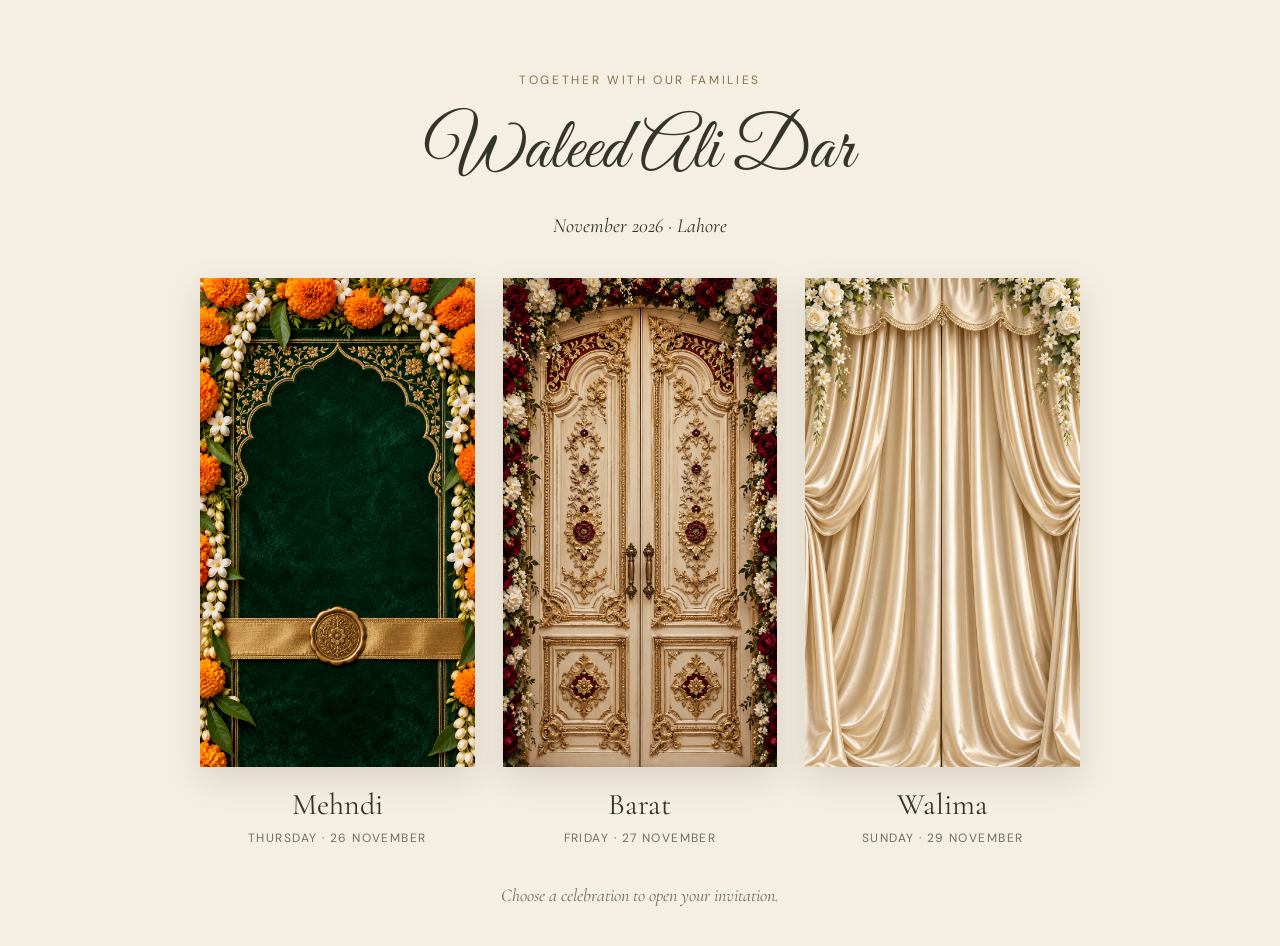
<file: index.html>
<!doctype html><html lang="en"><head><meta charset="utf-8"><meta name="viewport" content="width=device-width,initial-scale=1"><title>Waleed Ali Dar · Wedding Invitations</title><link rel="stylesheet" href="mehndi/assets/fonts.css"><link rel="icon" href="data:image/svg+xml,%3Csvg xmlns='http://www.w3.org/2000/svg' viewBox='0 0 64 64'%3E%3Crect width='64' height='64' rx='32' fill='%23213a29'/%3E%3Ctext x='32' y='45' text-anchor='middle' font-family='serif' font-size='42' fill='%23e8c680'%3EW%3C/text%3E%3C/svg%3E"><style>*{box-sizing:border-box}body{margin:0;background:#f4eee3;color:#34352a;font-family:'Cormorant Garamond',Georgia,serif;min-height:100vh;padding:60px 24px 40px;text-align:center}.eyebrow{font:12px 'DM Sans',sans-serif;letter-spacing:.22em;text-transform:uppercase;color:#86724c}h1{font:400 clamp(44px,7vw,72px)/1.2 'Great Vibes',cursive;margin:20px 0 14px}.month{font-size:20px;font-style:italic;margin-bottom:40px}.cards{display:grid;grid-template-columns:repeat(3,minmax(0,1fr));gap:28px;max-width:880px;margin:auto}a{display:block;text-decoration:none;color:inherit;transition:transform .3s}a:hover{transform:translateY(-7px)}a:focus-visible{outline:2px solid #92754b;outline-offset:8px}.art{aspect-ratio:9/16;background-size:cover;background-position:center;position:relative;box-shadow:0 12px 32px #503a2226;overflow:hidden}.art img{display:block;width:100%;height:100%;object-fit:cover}h2{font-size:30px;font-weight:500;margin:19px 0 4px}.date{font:12px 'DM Sans',sans-serif;letter-spacing:.12em;color:#736c60}.prompt{font-size:18px;margin:37px 0 0;color:#736c60;font-style:italic}@media(max-width:600px){body{padding:38px 20px}.cards{max-width:340px;grid-template-columns:1fr;gap:34px}.art{aspect-ratio:9/12}.art img{object-position:center 50%}h1{font-size:50px}.month{margin-bottom:30px}}</style></head><body><p class="eyebrow">Together with our families</p><h1>Waleed Ali Dar</h1><p class="month">November 2026 · Lahore</p><main class="cards"><a href="mehndi/index.html"><div class="art" style="background-image:url('mehndi/assets/cover.png')"></div><h2>Mehndi</h2><span class="date">THURSDAY · 26 NOVEMBER</span></a><a href="barat/index.html"><div class="art" style="background-image:url('barat/assets/cover.png')"></div><h2>Barat</h2><span class="date">FRIDAY · 27 NOVEMBER</span></a><a href="walima/index.html"><div class="art" style="background-image:url('walima/assets/cover.png')"></div><h2>Walima</h2><span class="date">SUNDAY · 29 NOVEMBER</span></a></main><p class="prompt">Choose a celebration to open your invitation.</p></body></html>
</file>
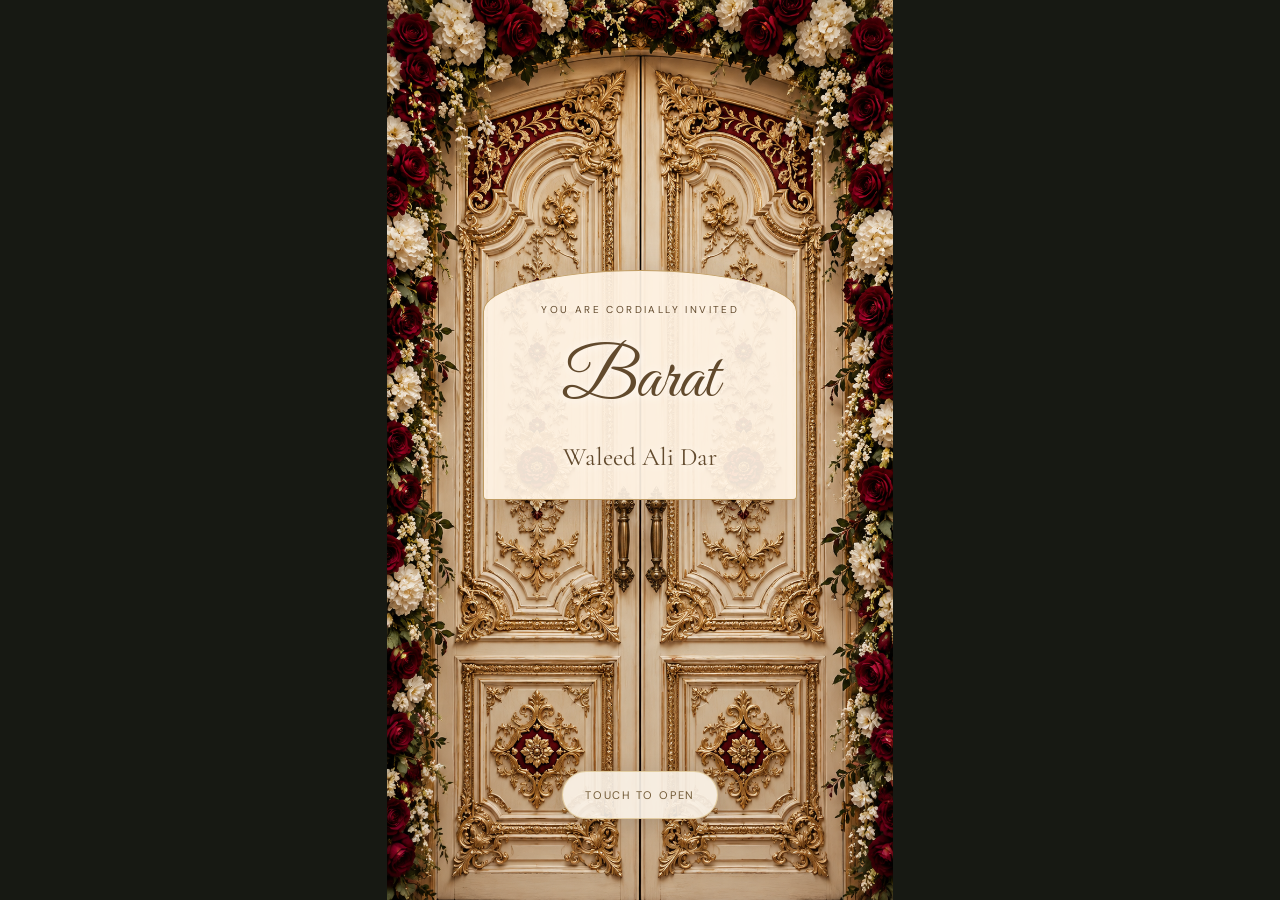
<file: barat/index.html>
<!doctype html><html lang="en"><head><meta charset="utf-8"><meta name="viewport" content="width=device-width,initial-scale=1,viewport-fit=cover"><title>Waleed Ali Dar · Barat</title><link rel="preload" as="image" href="assets/cover.png"><link rel="preload" as="image" href="assets/paper.webp"><link rel="stylesheet" href="assets/fonts.css"><link rel="stylesheet" href="style.css"></head><body class="barat"><main data-state="closed"><div id="letter" inert aria-hidden="true"><div id="pages"></div></div><div id="cover"><div class="panel split left"><img src="assets/cover.png" alt="" draggable="false"></div><div class="panel split right"><img src="assets/cover.png" alt="" draggable="false"></div><div class="cover-label"><small>You are cordially invited</small><h1>Barat</h1><p>Waleed Ali Dar</p></div><button id="open" aria-label="Open barat invitation"><span>Touch to open</span></button></div></main><script src="event.js"></script><script src="script.js"></script></body></html>
</file>
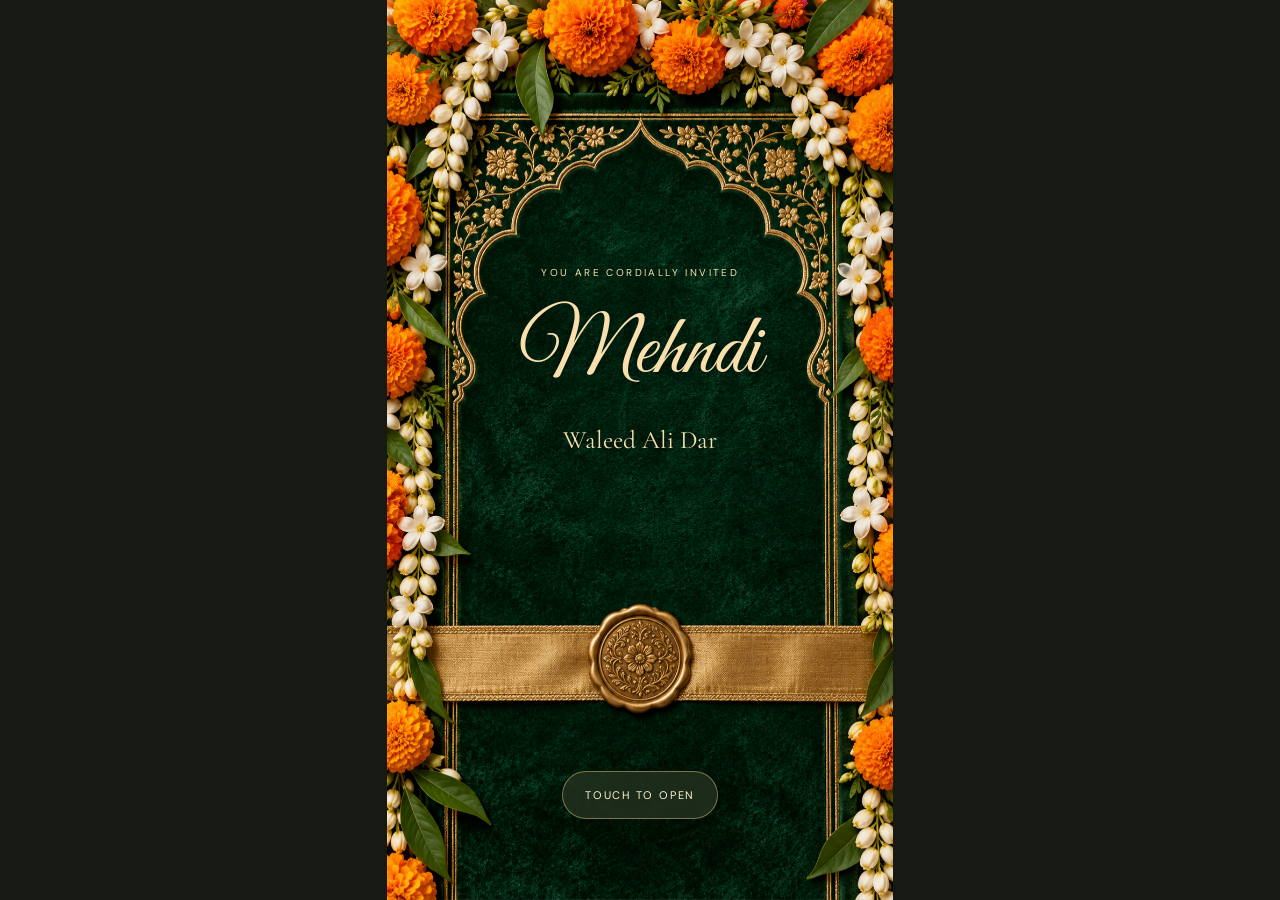
<file: mehndi/index.html>
<!doctype html><html lang="en"><head><meta charset="utf-8"><meta name="viewport" content="width=device-width,initial-scale=1,viewport-fit=cover"><title>Waleed Ali Dar · Mehndi</title><link rel="preload" as="image" href="assets/cover.png"><link rel="preload" as="image" href="assets/paper.webp"><link rel="stylesheet" href="assets/fonts.css"><link rel="stylesheet" href="style.css"></head><body class="mehndi"><main data-state="closed"><div id="letter" inert aria-hidden="true"><div id="pages"></div></div><div id="cover"><div class="panel"></div><div class="cover-label"><small>You are cordially invited</small><h1>Mehndi</h1><p>Waleed Ali Dar</p></div><button id="open" aria-label="Open mehndi invitation"><span>Touch to open</span></button></div></main><script src="event.js"></script><script src="script.js"></script></body></html>
</file>
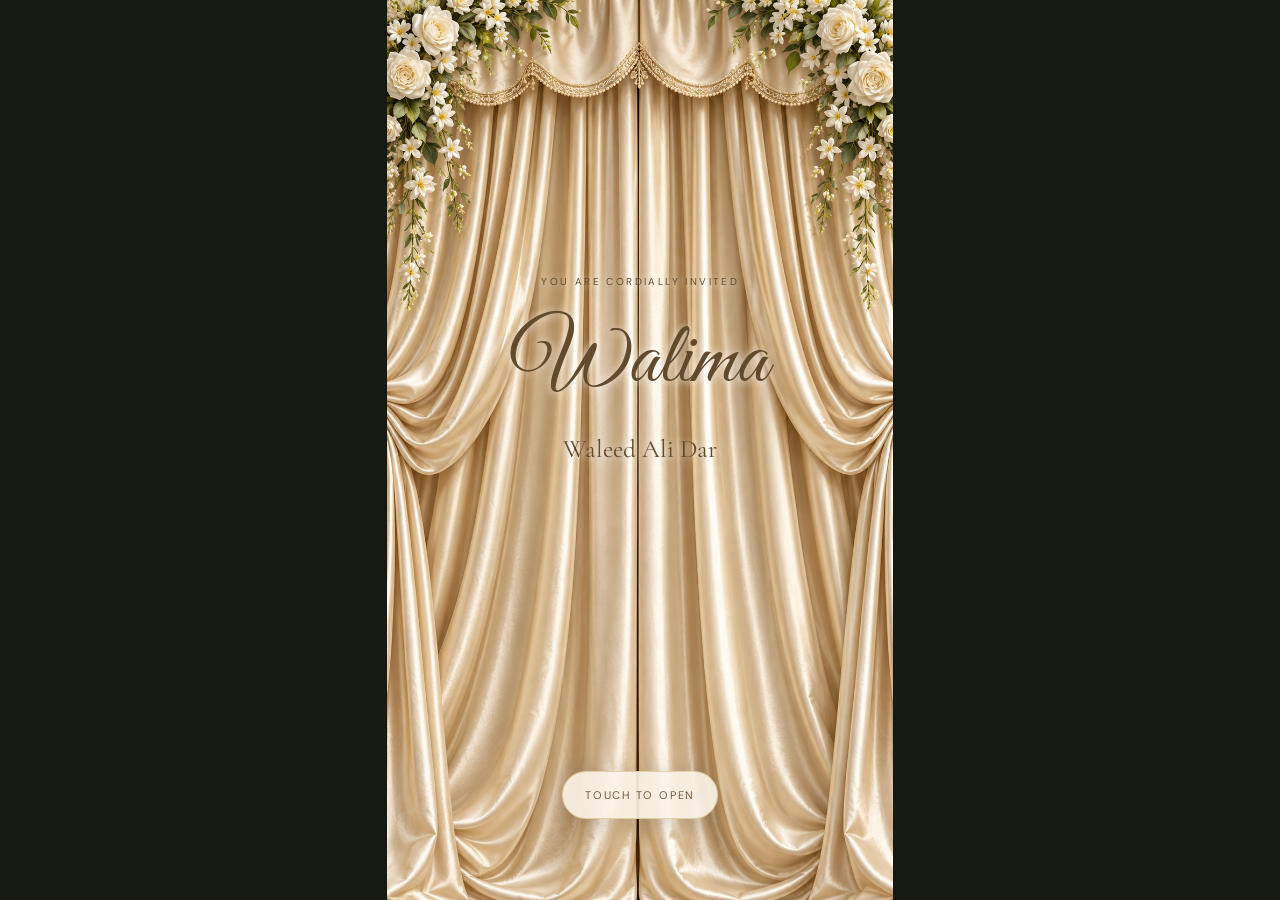
<file: walima/index.html>
<!doctype html><html lang="en"><head><meta charset="utf-8"><meta name="viewport" content="width=device-width,initial-scale=1,viewport-fit=cover"><title>Waleed Ali Dar · Walima</title><link rel="preload" as="image" href="assets/cover.png"><link rel="preload" as="image" href="assets/paper.webp"><link rel="stylesheet" href="assets/fonts.css"><link rel="stylesheet" href="style.css"></head><body class="walima"><main data-state="closed"><div id="letter" inert aria-hidden="true"><div id="pages"></div></div><div id="cover"><div class="panel split left"><img src="assets/cover.png" alt="" draggable="false"></div><div class="panel split right"><img src="assets/cover.png" alt="" draggable="false"></div><div class="cover-label"><small>You are cordially invited</small><h1>Walima</h1><p>Waleed Ali Dar</p></div><button id="open" aria-label="Open walima invitation"><span>Touch to open</span></button></div></main><script src="event.js"></script><script src="script.js"></script></body></html>
</file>
<file: mehndi/assets/fonts.css>
@font-face {
  font-family: 'Amiri';
  font-style: normal;
  font-weight: 400;
  font-display: swap;
  src: url(fonts/amiri-400-normal.ttf) format('truetype');
}
@font-face {
  font-family: 'Cormorant Garamond';
  font-style: italic;
  font-weight: 400;
  font-display: swap;
  src: url(fonts/cormorant-garamond-400-italic.ttf) format('truetype');
}
@font-face {
  font-family: 'Cormorant Garamond';
  font-style: normal;
  font-weight: 400;
  font-display: swap;
  src: url(fonts/cormorant-garamond-400-normal.ttf) format('truetype');
}
@font-face {
  font-family: 'Cormorant Garamond';
  font-style: normal;
  font-weight: 600;
  font-display: swap;
  src: url(fonts/cormorant-garamond-600-normal.ttf) format('truetype');
}
@font-face {
  font-family: 'DM Sans';
  font-style: normal;
  font-weight: 400;
  font-display: swap;
  src: url(fonts/dm-sans-400-normal.ttf) format('truetype');
}
@font-face {
  font-family: 'DM Sans';
  font-style: normal;
  font-weight: 500;
  font-display: swap;
  src: url(fonts/dm-sans-500-normal.ttf) format('truetype');
}
@font-face {
  font-family: 'Great Vibes';
  font-style: normal;
  font-weight: 400;
  font-display: swap;
  src: url(fonts/great-vibes-400-normal.ttf) format('truetype');
}
</file>
<file: barat/assets/fonts.css>
@font-face {
  font-family: 'Amiri';
  font-style: normal;
  font-weight: 400;
  font-display: swap;
  src: url(fonts/amiri-400-normal.ttf) format('truetype');
}
@font-face {
  font-family: 'Cormorant Garamond';
  font-style: italic;
  font-weight: 400;
  font-display: swap;
  src: url(fonts/cormorant-garamond-400-italic.ttf) format('truetype');
}
@font-face {
  font-family: 'Cormorant Garamond';
  font-style: normal;
  font-weight: 400;
  font-display: swap;
  src: url(fonts/cormorant-garamond-400-normal.ttf) format('truetype');
}
@font-face {
  font-family: 'Cormorant Garamond';
  font-style: normal;
  font-weight: 600;
  font-display: swap;
  src: url(fonts/cormorant-garamond-600-normal.ttf) format('truetype');
}
@font-face {
  font-family: 'DM Sans';
  font-style: normal;
  font-weight: 400;
  font-display: swap;
  src: url(fonts/dm-sans-400-normal.ttf) format('truetype');
}
@font-face {
  font-family: 'DM Sans';
  font-style: normal;
  font-weight: 500;
  font-display: swap;
  src: url(fonts/dm-sans-500-normal.ttf) format('truetype');
}
@font-face {
  font-family: 'Great Vibes';
  font-style: normal;
  font-weight: 400;
  font-display: swap;
  src: url(fonts/great-vibes-400-normal.ttf) format('truetype');
}
</file>
<file: barat/style.css>
*{box-sizing:border-box}html,body{margin:0;height:100%;overflow:hidden}body{background:#171913;display:grid;place-items:center;color:#36402a;font-family:'Cormorant Garamond',Georgia,serif;--gold:#99743f;--paper:#f8efdf}body.barat{color:#622e36;--paper:#fff3ed}body.walima{color:#4e493d;--paper:#fffaf0}button{font:inherit;cursor:pointer;-webkit-tap-highlight-color:transparent}button:focus-visible{outline:2px solid var(--gold);outline-offset:4px}main{width:min(100vw,56.25dvh);height:100dvh;position:relative;isolation:isolate;overflow:hidden;container-type:size;background:var(--paper);perspective:1400px}@media(max-width:700px){main{width:100vw}}#letter{position:absolute;inset:0;background:url('assets/paper.webp') center/100% 100% no-repeat}#letter:before{content:'';position:absolute;inset:2%;border:1px solid #b6955d66;pointer-events:none}#pages{position:absolute;inset:9% 11% 14%}.page{position:absolute;inset:0;display:flex;align-items:center;justify-content:center;opacity:0;visibility:hidden;transition:opacity .7s ease,visibility .7s;pointer-events:none}.page.active{opacity:1;visibility:visible;pointer-events:auto}.page-content{text-align:center;width:100%}p,h2,h3{margin:0;font-weight:400}.smallcaps{font:10px/1.6 'DM Sans',sans-serif;letter-spacing:.16em;text-transform:uppercase}.bismillah{font:5.8cqw/1.8 Amiri,serif;margin-bottom:2.2cqh}.hosts{font-size:4.7cqw;font-weight:600;margin-bottom:1.5cqh}.invitation-line{font-size:4.2cqw;line-height:1.5;margin-bottom:2cqh}.name{font:12cqw/1.4 'Great Vibes',cursive;margin:1.5cqh -5cqw .5cqh;white-space:nowrap}.ritual{font-size:8cqw;font-style:italic;margin:2.5cqh 0 1cqh}.with{font-size:4.5cqw;font-style:italic;margin:.8cqh 0}.bride{font:9cqw/1.5 'Great Vibes';margin:.5cqh 0}.event-script{font:14cqw/1.4 'Great Vibes';color:var(--gold)}.event-title{font-size:7cqw;letter-spacing:.15em;text-transform:uppercase}.ornament{display:flex;align-items:center;justify-content:center;gap:12px;margin:2cqh 0;color:var(--gold)}.ornament span{width:13cqw;height:1px;background:#aa895555}.date-block{display:flex;flex-direction:column;align-items:center}.day{font-size:4.4cqw;font-style:italic}.date-block strong{font-size:13cqw;line-height:1.15;font-weight:400}.date-block sup{font-size:4cqw}.month{font:10px/1.5 'DM Sans';letter-spacing:.14em;text-transform:uppercase}.page-title{font:10cqw/1.3 'Great Vibes';margin:1.5cqh 0}.programme{font-size:4.4cqw;font-style:italic}.programme-date{font-size:4cqw;line-height:1.5}.schedule{width:90%;margin:1cqh auto}.schedule-row{display:flex;gap:5cqw;align-items:center;text-align:left;padding:1.5cqh 0;border-bottom:1px solid #aa895533}.schedule-index{font-size:5cqw;color:var(--gold)}.schedule-row p{font:10px/1.5 'DM Sans';letter-spacing:.07em;text-transform:uppercase}.schedule-row strong{font-size:7cqw;font-weight:400}.venue h3{font-size:6cqw;margin:1cqh 0}.venue p{font-size:4.1cqw;line-height:1.45}.awaiting{margin-top:2cqh;font-size:4cqw;font-style:italic}.awaiting strong{font-size:5cqw;font-weight:400}.rsvp h3,.family h3{font-size:5cqw;font-style:italic;margin:1.2cqh 0}.rsvp a{display:flex;justify-content:space-between;text-decoration:none;color:inherit;font-size:4cqw;line-height:1.9}.family p{font-size:4.2cqw;line-height:1.5}nav{position:absolute;bottom:max(4cqh,env(safe-area-inset-bottom));left:8%;right:8%;display:flex;justify-content:center;gap:8px;opacity:0;transition:opacity 1s}nav button{border:1px solid #ad8c5744;background:#fff8;padding:12px 10px;border-radius:24px;font:10px 'DM Sans';color:inherit}nav button[aria-current=page]{background:#8d713d;color:white}main[data-state=open] nav{opacity:1}#cover{position:absolute;inset:0;z-index:5;perspective:1400px;pointer-events:none}.panel{position:absolute;inset:0;background:url('assets/cover.png') center/100% 100%;backface-visibility:hidden;will-change:transform}.split{width:50%;background-size:200% 100%;right:auto;transform-origin:left center}.right{left:50%;background-position:right center;transform-origin:right center}.cover-label{position:absolute;top:29%;left:8%;right:8%;text-align:center;color:#f8dfac;text-shadow:0 2px 15px #0009;transition:opacity .65s}.cover-label small{font:10px 'DM Sans';letter-spacing:.24em;text-transform:uppercase}.cover-label h1{font:17cqw 'Great Vibes';margin:2cqh 0}.cover-label p{font-size:5cqw}.barat .cover-label,.walima .cover-label{color:#624a2d;text-shadow:0 1px 10px #fff}.barat .cover-label{top:24%}.walima .cover-label{top:30%}#open{position:absolute;inset:0;border:0;background:none;pointer-events:auto;display:flex;align-items:flex-end;justify-content:center;padding-bottom:9cqh}#open span{font:11px 'DM Sans';letter-spacing:.16em;text-transform:uppercase;color:#fff3d4;background:#233220cc;border:1px solid #d3b26e88;padding:16px 22px;border-radius:40px;box-shadow:0 5px 25px #0002}.barat #open span,.walima #open span{background:#fbf3e8e8;color:#725a36}.is-open #open,.is-open .cover-label{opacity:0;transition:opacity .6s;pointer-events:none}.barat .panel{transition:transform 5s cubic-bezier(.35,.05,.18,1) .5s,filter 4s .5s}.barat .is-open .left{transform:rotateY(-105deg);filter:brightness(.7)}.barat .is-open .right{transform:rotateY(105deg);filter:brightness(.8);transition-delay:.7s}.walima .panel{transition:transform 5s cubic-bezier(.36,.03,.16,1) .4s}.walima .is-open .left{transform:translateX(-101%) scaleX(.45)}.walima .is-open .right{transform:translateX(101%) scaleX(.45);transition-delay:.6s}.mehndi .panel{transform-origin:50% 0;transition:transform 5s cubic-bezier(.4,.02,.15,1) .5s}.mehndi .is-open .panel{transform:translateY(-105%)}@media(max-height:650px){#pages{inset:6% 10% 13%}.bismillah{margin-bottom:1cqh}.ornament{margin:1.2cqh 0}.name{margin:.5cqh -5cqw}.page-title{margin:.5cqh 0}.family p{line-height:1.35}.rsvp a{line-height:1.6}}@media(prefers-reduced-motion:reduce){*,*:before,*:after{transition-duration:.01s!important;transition-delay:0s!important}}

.barat .cover-label{top:30%;left:19%;right:19%;padding:3cqh 2cqw;background:#fff4e4eb;border:1px solid #bf9b62;border-radius:50% 50% 4px 4px / 18% 18% 4px 4px;box-shadow:0 8px 35px #47241333}.barat .cover-label h1{font-size:14cqw}

/* Continuous cinematic reading: native touch scroll, no page jumps or navigation buttons. */
#pages{inset:8% 10% 7%;overflow-x:hidden;overflow-y:auto;touch-action:pan-y;overscroll-behavior:contain;scroll-behavior:auto;scrollbar-width:none;-webkit-overflow-scrolling:touch;mask-image:linear-gradient(transparent,#000 4%,#000 96%,transparent)}
#pages::-webkit-scrollbar{display:none}#pages:focus{outline:none}
.page{position:relative;inset:auto;min-height:100%;height:auto;padding:5cqh 0 8cqh;display:flex;align-items:center;opacity:1;visibility:visible;pointer-events:auto;transition:none}
.page+.page{padding-top:8cqh}.page-content{flex:none}.reveal{opacity:1;transform:none}
.is-open .reveal{transition:opacity 1.2s ease,transform 1.6s cubic-bezier(.2,.7,.2,1)}
.is-open .reveal:not(.seen){opacity:0;transform:translateY(12px)}
nav{display:none!important}
@media(max-height:650px){#pages{inset:5% 10% 5%}}
@media(prefers-reduced-motion:reduce){.is-open .reveal:not(.seen){opacity:1;transform:none}}

/* Each leaf is a clipped, unmirrored half of ONE full-width source image. */
.split{background:none!important;width:50%;overflow:hidden;right:auto}.split.left{left:0;transform-origin:0% 50%}.split.right{left:50%;transform-origin:100% 50%}
.split img{position:absolute;top:0;width:200%;height:100%;max-width:none;object-fit:fill;pointer-events:none;user-select:none}.split.left img{left:0}.split.right img{right:0}
.barat .panel,.walima .panel,.mehndi .panel{transition-duration:2.8s;transition-delay:0s}
.barat .is-open .right,.walima .is-open .right{transition-delay:0s}
</file>
<file: mehndi/style.css>
*{box-sizing:border-box}html,body{margin:0;height:100%;overflow:hidden}body{background:#171913;display:grid;place-items:center;color:#36402a;font-family:'Cormorant Garamond',Georgia,serif;--gold:#99743f;--paper:#f8efdf}body.barat{color:#622e36;--paper:#fff3ed}body.walima{color:#4e493d;--paper:#fffaf0}button{font:inherit;cursor:pointer;-webkit-tap-highlight-color:transparent}button:focus-visible{outline:2px solid var(--gold);outline-offset:4px}main{width:min(100vw,56.25dvh);height:100dvh;position:relative;isolation:isolate;overflow:hidden;container-type:size;background:var(--paper);perspective:1400px}@media(max-width:700px){main{width:100vw}}#letter{position:absolute;inset:0;background:url('assets/paper.webp') center/100% 100% no-repeat}#letter:before{content:'';position:absolute;inset:2%;border:1px solid #b6955d66;pointer-events:none}#pages{position:absolute;inset:9% 11% 14%}.page{position:absolute;inset:0;display:flex;align-items:center;justify-content:center;opacity:0;visibility:hidden;transition:opacity .7s ease,visibility .7s;pointer-events:none}.page.active{opacity:1;visibility:visible;pointer-events:auto}.page-content{text-align:center;width:100%}p,h2,h3{margin:0;font-weight:400}.smallcaps{font:10px/1.6 'DM Sans',sans-serif;letter-spacing:.16em;text-transform:uppercase}.bismillah{font:5.8cqw/1.8 Amiri,serif;margin-bottom:2.2cqh}.hosts{font-size:4.7cqw;font-weight:600;margin-bottom:1.5cqh}.invitation-line{font-size:4.2cqw;line-height:1.5;margin-bottom:2cqh}.name{font:12cqw/1.4 'Great Vibes',cursive;margin:1.5cqh -5cqw .5cqh;white-space:nowrap}.ritual{font-size:8cqw;font-style:italic;margin:2.5cqh 0 1cqh}.with{font-size:4.5cqw;font-style:italic;margin:.8cqh 0}.bride{font:9cqw/1.5 'Great Vibes';margin:.5cqh 0}.event-script{font:14cqw/1.4 'Great Vibes';color:var(--gold)}.event-title{font-size:7cqw;letter-spacing:.15em;text-transform:uppercase}.ornament{display:flex;align-items:center;justify-content:center;gap:12px;margin:2cqh 0;color:var(--gold)}.ornament span{width:13cqw;height:1px;background:#aa895555}.date-block{display:flex;flex-direction:column;align-items:center}.day{font-size:4.4cqw;font-style:italic}.date-block strong{font-size:13cqw;line-height:1.15;font-weight:400}.date-block sup{font-size:4cqw}.month{font:10px/1.5 'DM Sans';letter-spacing:.14em;text-transform:uppercase}.page-title{font:10cqw/1.3 'Great Vibes';margin:1.5cqh 0}.programme{font-size:4.4cqw;font-style:italic}.programme-date{font-size:4cqw;line-height:1.5}.schedule{width:90%;margin:1cqh auto}.schedule-row{display:flex;gap:5cqw;align-items:center;text-align:left;padding:1.5cqh 0;border-bottom:1px solid #aa895533}.schedule-index{font-size:5cqw;color:var(--gold)}.schedule-row p{font:10px/1.5 'DM Sans';letter-spacing:.07em;text-transform:uppercase}.schedule-row strong{font-size:7cqw;font-weight:400}.venue h3{font-size:6cqw;margin:1cqh 0}.venue p{font-size:4.1cqw;line-height:1.45}.awaiting{margin-top:2cqh;font-size:4cqw;font-style:italic}.awaiting strong{font-size:5cqw;font-weight:400}.rsvp h3,.family h3{font-size:5cqw;font-style:italic;margin:1.2cqh 0}.rsvp a{display:flex;justify-content:space-between;text-decoration:none;color:inherit;font-size:4cqw;line-height:1.9}.family p{font-size:4.2cqw;line-height:1.5}nav{position:absolute;bottom:max(4cqh,env(safe-area-inset-bottom));left:8%;right:8%;display:flex;justify-content:center;gap:8px;opacity:0;transition:opacity 1s}nav button{border:1px solid #ad8c5744;background:#fff8;padding:12px 10px;border-radius:24px;font:10px 'DM Sans';color:inherit}nav button[aria-current=page]{background:#8d713d;color:white}main[data-state=open] nav{opacity:1}#cover{position:absolute;inset:0;z-index:5;perspective:1400px;pointer-events:none}.panel{position:absolute;inset:0;background:url('assets/cover.png') center/100% 100%;backface-visibility:hidden;will-change:transform}.split{width:50%;background-size:200% 100%;right:auto;transform-origin:left center}.right{left:50%;background-position:right center;transform-origin:right center}.cover-label{position:absolute;top:29%;left:8%;right:8%;text-align:center;color:#f8dfac;text-shadow:0 2px 15px #0009;transition:opacity .65s}.cover-label small{font:10px 'DM Sans';letter-spacing:.24em;text-transform:uppercase}.cover-label h1{font:17cqw 'Great Vibes';margin:2cqh 0}.cover-label p{font-size:5cqw}.barat .cover-label,.walima .cover-label{color:#624a2d;text-shadow:0 1px 10px #fff}.barat .cover-label{top:24%}.walima .cover-label{top:30%}#open{position:absolute;inset:0;border:0;background:none;pointer-events:auto;display:flex;align-items:flex-end;justify-content:center;padding-bottom:9cqh}#open span{font:11px 'DM Sans';letter-spacing:.16em;text-transform:uppercase;color:#fff3d4;background:#233220cc;border:1px solid #d3b26e88;padding:16px 22px;border-radius:40px;box-shadow:0 5px 25px #0002}.barat #open span,.walima #open span{background:#fbf3e8e8;color:#725a36}.is-open #open,.is-open .cover-label{opacity:0;transition:opacity .6s;pointer-events:none}.barat .panel{transition:transform 5s cubic-bezier(.35,.05,.18,1) .5s,filter 4s .5s}.barat .is-open .left{transform:rotateY(-105deg);filter:brightness(.7)}.barat .is-open .right{transform:rotateY(105deg);filter:brightness(.8);transition-delay:.7s}.walima .panel{transition:transform 5s cubic-bezier(.36,.03,.16,1) .4s}.walima .is-open .left{transform:translateX(-101%) scaleX(.45)}.walima .is-open .right{transform:translateX(101%) scaleX(.45);transition-delay:.6s}.mehndi .panel{transform-origin:50% 0;transition:transform 5s cubic-bezier(.4,.02,.15,1) .5s}.mehndi .is-open .panel{transform:translateY(-105%)}@media(max-height:650px){#pages{inset:6% 10% 13%}.bismillah{margin-bottom:1cqh}.ornament{margin:1.2cqh 0}.name{margin:.5cqh -5cqw}.page-title{margin:.5cqh 0}.family p{line-height:1.35}.rsvp a{line-height:1.6}}@media(prefers-reduced-motion:reduce){*,*:before,*:after{transition-duration:.01s!important;transition-delay:0s!important}}

/* Continuous cinematic reading: native touch scroll, no page jumps or navigation buttons. */
#pages{inset:8% 10% 7%;overflow-x:hidden;overflow-y:auto;touch-action:pan-y;overscroll-behavior:contain;scroll-behavior:auto;scrollbar-width:none;-webkit-overflow-scrolling:touch;mask-image:linear-gradient(transparent,#000 4%,#000 96%,transparent)}
#pages::-webkit-scrollbar{display:none}#pages:focus{outline:none}
.page{position:relative;inset:auto;min-height:100%;height:auto;padding:5cqh 0 8cqh;display:flex;align-items:center;opacity:1;visibility:visible;pointer-events:auto;transition:none}
.page+.page{padding-top:8cqh}.page-content{flex:none}.reveal{opacity:1;transform:none}
.is-open .reveal{transition:opacity 1.2s ease,transform 1.6s cubic-bezier(.2,.7,.2,1)}
.is-open .reveal:not(.seen){opacity:0;transform:translateY(12px)}
nav{display:none!important}
@media(max-height:650px){#pages{inset:5% 10% 5%}}
@media(prefers-reduced-motion:reduce){.is-open .reveal:not(.seen){opacity:1;transform:none}}

/* Each leaf is a clipped, unmirrored half of ONE full-width source image. */
.split{background:none!important;width:50%;overflow:hidden;right:auto}.split.left{left:0;transform-origin:0% 50%}.split.right{left:50%;transform-origin:100% 50%}
.split img{position:absolute;top:0;width:200%;height:100%;max-width:none;object-fit:fill;pointer-events:none;user-select:none}.split.left img{left:0}.split.right img{right:0}
.barat .panel,.walima .panel,.mehndi .panel{transition-duration:2.8s;transition-delay:0s}
.barat .is-open .right,.walima .is-open .right{transition-delay:0s}
</file>
<file: walima/assets/fonts.css>
@font-face {
  font-family: 'Amiri';
  font-style: normal;
  font-weight: 400;
  font-display: swap;
  src: url(fonts/amiri-400-normal.ttf) format('truetype');
}
@font-face {
  font-family: 'Cormorant Garamond';
  font-style: italic;
  font-weight: 400;
  font-display: swap;
  src: url(fonts/cormorant-garamond-400-italic.ttf) format('truetype');
}
@font-face {
  font-family: 'Cormorant Garamond';
  font-style: normal;
  font-weight: 400;
  font-display: swap;
  src: url(fonts/cormorant-garamond-400-normal.ttf) format('truetype');
}
@font-face {
  font-family: 'Cormorant Garamond';
  font-style: normal;
  font-weight: 600;
  font-display: swap;
  src: url(fonts/cormorant-garamond-600-normal.ttf) format('truetype');
}
@font-face {
  font-family: 'DM Sans';
  font-style: normal;
  font-weight: 400;
  font-display: swap;
  src: url(fonts/dm-sans-400-normal.ttf) format('truetype');
}
@font-face {
  font-family: 'DM Sans';
  font-style: normal;
  font-weight: 500;
  font-display: swap;
  src: url(fonts/dm-sans-500-normal.ttf) format('truetype');
}
@font-face {
  font-family: 'Great Vibes';
  font-style: normal;
  font-weight: 400;
  font-display: swap;
  src: url(fonts/great-vibes-400-normal.ttf) format('truetype');
}
</file>
<file: walima/style.css>
*{box-sizing:border-box}html,body{margin:0;height:100%;overflow:hidden}body{background:#171913;display:grid;place-items:center;color:#36402a;font-family:'Cormorant Garamond',Georgia,serif;--gold:#99743f;--paper:#f8efdf}body.barat{color:#622e36;--paper:#fff3ed}body.walima{color:#4e493d;--paper:#fffaf0}button{font:inherit;cursor:pointer;-webkit-tap-highlight-color:transparent}button:focus-visible{outline:2px solid var(--gold);outline-offset:4px}main{width:min(100vw,56.25dvh);height:100dvh;position:relative;isolation:isolate;overflow:hidden;container-type:size;background:var(--paper);perspective:1400px}@media(max-width:700px){main{width:100vw}}#letter{position:absolute;inset:0;background:url('assets/paper.webp') center/100% 100% no-repeat}#letter:before{content:'';position:absolute;inset:2%;border:1px solid #b6955d66;pointer-events:none}#pages{position:absolute;inset:9% 11% 14%}.page{position:absolute;inset:0;display:flex;align-items:center;justify-content:center;opacity:0;visibility:hidden;transition:opacity .7s ease,visibility .7s;pointer-events:none}.page.active{opacity:1;visibility:visible;pointer-events:auto}.page-content{text-align:center;width:100%}p,h2,h3{margin:0;font-weight:400}.smallcaps{font:10px/1.6 'DM Sans',sans-serif;letter-spacing:.16em;text-transform:uppercase}.bismillah{font:5.8cqw/1.8 Amiri,serif;margin-bottom:2.2cqh}.hosts{font-size:4.7cqw;font-weight:600;margin-bottom:1.5cqh}.invitation-line{font-size:4.2cqw;line-height:1.5;margin-bottom:2cqh}.name{font:12cqw/1.4 'Great Vibes',cursive;margin:1.5cqh -5cqw .5cqh;white-space:nowrap}.ritual{font-size:8cqw;font-style:italic;margin:2.5cqh 0 1cqh}.with{font-size:4.5cqw;font-style:italic;margin:.8cqh 0}.bride{font:9cqw/1.5 'Great Vibes';margin:.5cqh 0}.event-script{font:14cqw/1.4 'Great Vibes';color:var(--gold)}.event-title{font-size:7cqw;letter-spacing:.15em;text-transform:uppercase}.ornament{display:flex;align-items:center;justify-content:center;gap:12px;margin:2cqh 0;color:var(--gold)}.ornament span{width:13cqw;height:1px;background:#aa895555}.date-block{display:flex;flex-direction:column;align-items:center}.day{font-size:4.4cqw;font-style:italic}.date-block strong{font-size:13cqw;line-height:1.15;font-weight:400}.date-block sup{font-size:4cqw}.month{font:10px/1.5 'DM Sans';letter-spacing:.14em;text-transform:uppercase}.page-title{font:10cqw/1.3 'Great Vibes';margin:1.5cqh 0}.programme{font-size:4.4cqw;font-style:italic}.programme-date{font-size:4cqw;line-height:1.5}.schedule{width:90%;margin:1cqh auto}.schedule-row{display:flex;gap:5cqw;align-items:center;text-align:left;padding:1.5cqh 0;border-bottom:1px solid #aa895533}.schedule-index{font-size:5cqw;color:var(--gold)}.schedule-row p{font:10px/1.5 'DM Sans';letter-spacing:.07em;text-transform:uppercase}.schedule-row strong{font-size:7cqw;font-weight:400}.venue h3{font-size:6cqw;margin:1cqh 0}.venue p{font-size:4.1cqw;line-height:1.45}.awaiting{margin-top:2cqh;font-size:4cqw;font-style:italic}.awaiting strong{font-size:5cqw;font-weight:400}.rsvp h3,.family h3{font-size:5cqw;font-style:italic;margin:1.2cqh 0}.rsvp a{display:flex;justify-content:space-between;text-decoration:none;color:inherit;font-size:4cqw;line-height:1.9}.family p{font-size:4.2cqw;line-height:1.5}nav{position:absolute;bottom:max(4cqh,env(safe-area-inset-bottom));left:8%;right:8%;display:flex;justify-content:center;gap:8px;opacity:0;transition:opacity 1s}nav button{border:1px solid #ad8c5744;background:#fff8;padding:12px 10px;border-radius:24px;font:10px 'DM Sans';color:inherit}nav button[aria-current=page]{background:#8d713d;color:white}main[data-state=open] nav{opacity:1}#cover{position:absolute;inset:0;z-index:5;perspective:1400px;pointer-events:none}.panel{position:absolute;inset:0;background:url('assets/cover.png') center/100% 100%;backface-visibility:hidden;will-change:transform}.split{width:50%;background-size:200% 100%;right:auto;transform-origin:left center}.right{left:50%;background-position:right center;transform-origin:right center}.cover-label{position:absolute;top:29%;left:8%;right:8%;text-align:center;color:#f8dfac;text-shadow:0 2px 15px #0009;transition:opacity .65s}.cover-label small{font:10px 'DM Sans';letter-spacing:.24em;text-transform:uppercase}.cover-label h1{font:17cqw 'Great Vibes';margin:2cqh 0}.cover-label p{font-size:5cqw}.barat .cover-label,.walima .cover-label{color:#624a2d;text-shadow:0 1px 10px #fff}.barat .cover-label{top:24%}.walima .cover-label{top:30%}#open{position:absolute;inset:0;border:0;background:none;pointer-events:auto;display:flex;align-items:flex-end;justify-content:center;padding-bottom:9cqh}#open span{font:11px 'DM Sans';letter-spacing:.16em;text-transform:uppercase;color:#fff3d4;background:#233220cc;border:1px solid #d3b26e88;padding:16px 22px;border-radius:40px;box-shadow:0 5px 25px #0002}.barat #open span,.walima #open span{background:#fbf3e8e8;color:#725a36}.is-open #open,.is-open .cover-label{opacity:0;transition:opacity .6s;pointer-events:none}.barat .panel{transition:transform 5s cubic-bezier(.35,.05,.18,1) .5s,filter 4s .5s}.barat .is-open .left{transform:rotateY(-105deg);filter:brightness(.7)}.barat .is-open .right{transform:rotateY(105deg);filter:brightness(.8);transition-delay:.7s}.walima .panel{transition:transform 5s cubic-bezier(.36,.03,.16,1) .4s}.walima .is-open .left{transform:translateX(-101%) scaleX(.45)}.walima .is-open .right{transform:translateX(101%) scaleX(.45);transition-delay:.6s}.mehndi .panel{transform-origin:50% 0;transition:transform 5s cubic-bezier(.4,.02,.15,1) .5s}.mehndi .is-open .panel{transform:translateY(-105%)}@media(max-height:650px){#pages{inset:6% 10% 13%}.bismillah{margin-bottom:1cqh}.ornament{margin:1.2cqh 0}.name{margin:.5cqh -5cqw}.page-title{margin:.5cqh 0}.family p{line-height:1.35}.rsvp a{line-height:1.6}}@media(prefers-reduced-motion:reduce){*,*:before,*:after{transition-duration:.01s!important;transition-delay:0s!important}}

/* Continuous cinematic reading: native touch scroll, no page jumps or navigation buttons. */
#pages{inset:8% 10% 7%;overflow-x:hidden;overflow-y:auto;touch-action:pan-y;overscroll-behavior:contain;scroll-behavior:auto;scrollbar-width:none;-webkit-overflow-scrolling:touch;mask-image:linear-gradient(transparent,#000 4%,#000 96%,transparent)}
#pages::-webkit-scrollbar{display:none}#pages:focus{outline:none}
.page{position:relative;inset:auto;min-height:100%;height:auto;padding:5cqh 0 8cqh;display:flex;align-items:center;opacity:1;visibility:visible;pointer-events:auto;transition:none}
.page+.page{padding-top:8cqh}.page-content{flex:none}.reveal{opacity:1;transform:none}
.is-open .reveal{transition:opacity 1.2s ease,transform 1.6s cubic-bezier(.2,.7,.2,1)}
.is-open .reveal:not(.seen){opacity:0;transform:translateY(12px)}
nav{display:none!important}
@media(max-height:650px){#pages{inset:5% 10% 5%}}
@media(prefers-reduced-motion:reduce){.is-open .reveal:not(.seen){opacity:1;transform:none}}

/* Each leaf is a clipped, unmirrored half of ONE full-width source image. */
.split{background:none!important;width:50%;overflow:hidden;right:auto}.split.left{left:0;transform-origin:0% 50%}.split.right{left:50%;transform-origin:100% 50%}
.split img{position:absolute;top:0;width:200%;height:100%;max-width:none;object-fit:fill;pointer-events:none;user-select:none}.split.left img{left:0}.split.right img{right:0}
.barat .panel,.walima .panel,.mehndi .panel{transition-duration:2.8s;transition-delay:0s}
.barat .is-open .right,.walima .is-open .right{transition-delay:0s}
</file>
